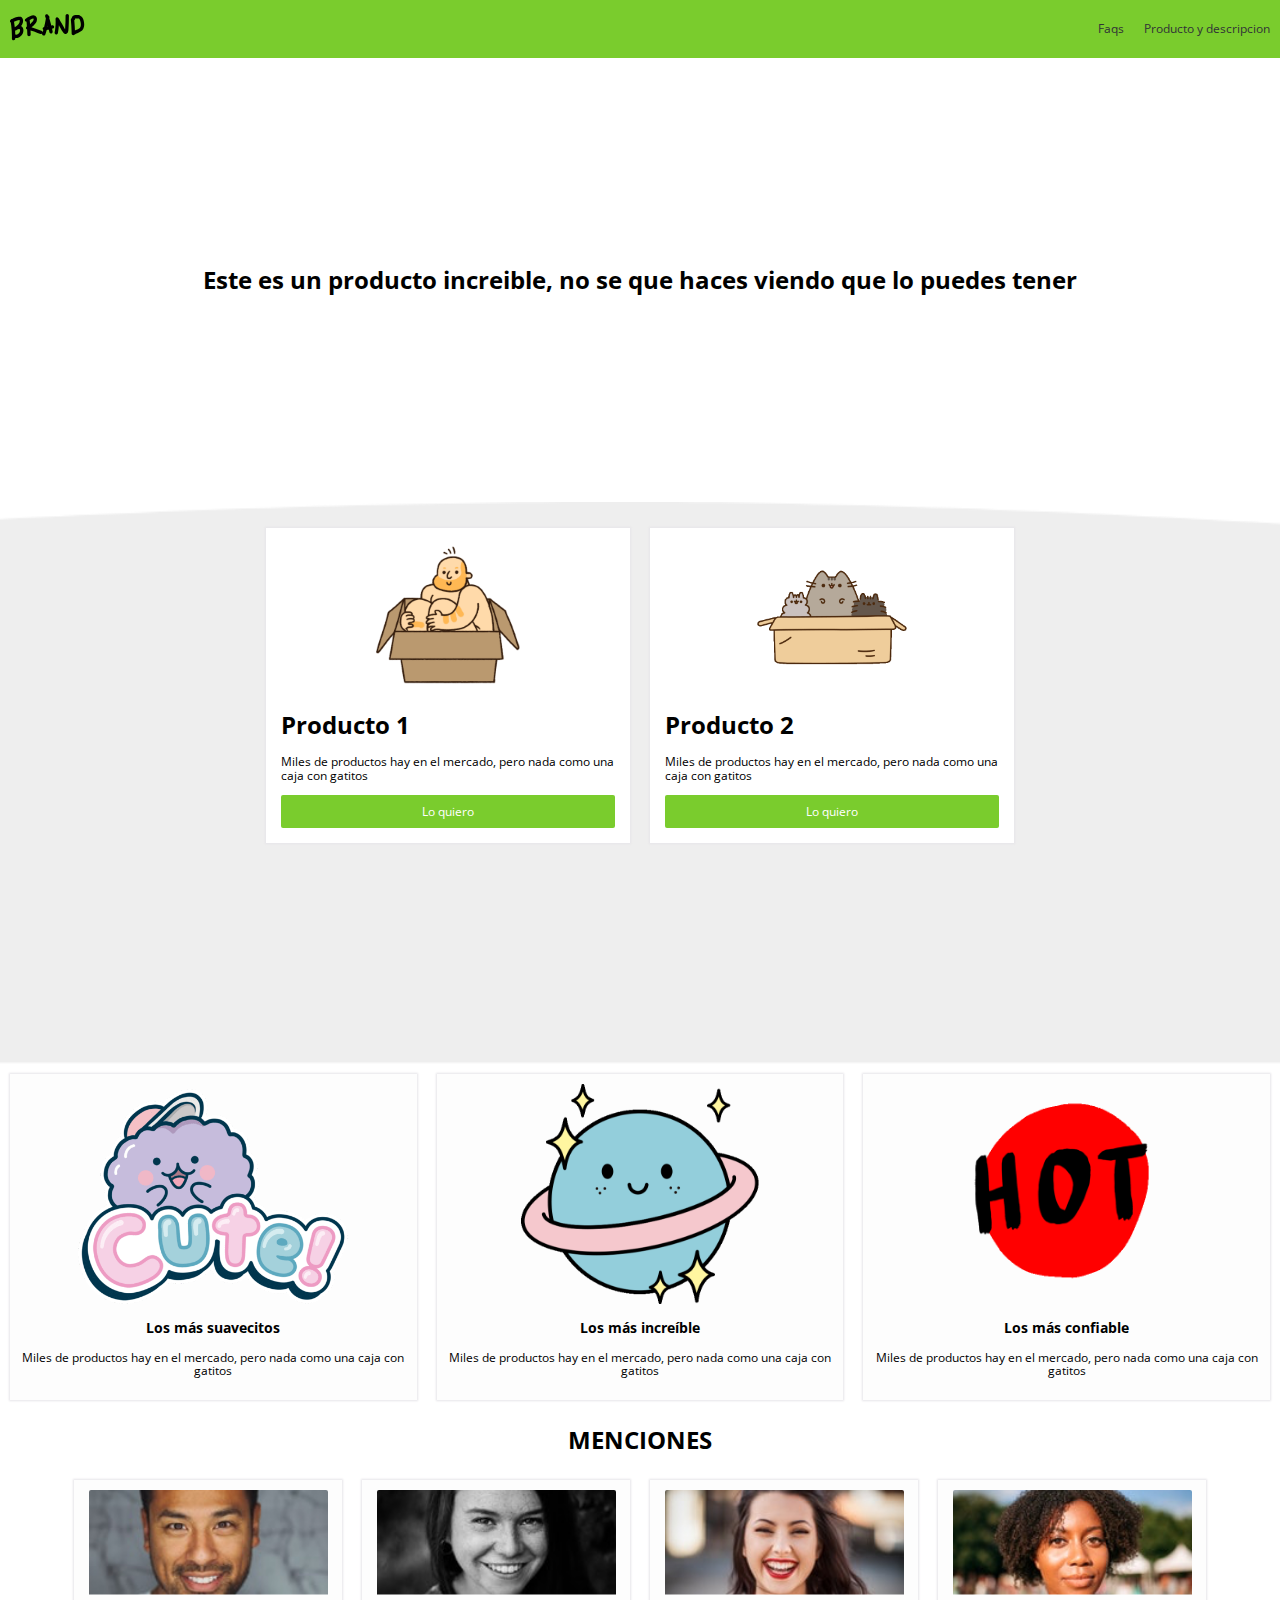
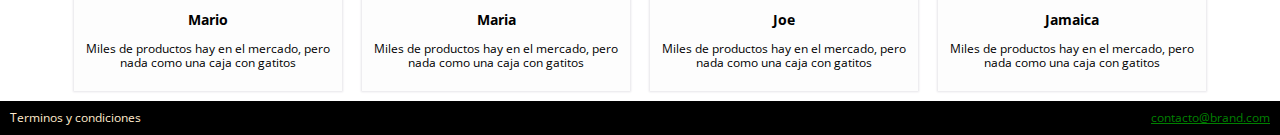
<file: index.html>
<!DOCTYPE html>
<html lang="es">
<head>
    <meta charset="UTF-8">
    <meta name="viewport" content="width=device-width, initial-scale=1.0">
    <meta http-equiv="X-UA-Compatible" content="ie=edge">
    <link rel="stylesheet" href="css/animation.css">
    <link rel="stylesheet" href="css/normalize.css">
    <link rel="stylesheet" href="css/estilos.css">
    <link rel="stylesheet" href="css/mobile.css">
    <title>Brand</title>
</head>
<body>

    <!-- aqui empieza el NavBar -->
    <nav class="fadeInDown">
        <div class="brand_image">
            <img src="images/logo.png" alt="">
        </div>
        <div class="nav-options">
            <ul>
                <li><a href="#">Faqs</a></li>
                <li><a href="#">Producto y descripcion</a></li>
                
            </ul>
        </div>
    </nav>
    <!-- aqui termina el NavBar -->
    
    <h1 class="main_section fadeIn">
        Este es un producto increible, no se que haces viendo que lo puedes tener
    </h1>
    
    <div class="products">
        <div class="product fadeInUp">
            <div class="content">
                <div class="img_content">
                <img src="images/box1.png" alt="">
                </div>
                <h1>Producto 1</h1>
                <p>Miles de productos hay en el mercado, pero nada como una caja con gatitos</p>
                <a href="venta.html">
                    <button class="main_button">
                        Lo quiero
                    </button>
                    </a>
            </div>
        </div>
        
        <div class="product fadeInUp">
            <div class="content">
                <div class="img_content">
                <img src="images/box2.png" alt="">
                </div>
                <h1>Producto 2</h1>
                <p>Miles de productos hay en el mercado, pero nada como una caja con gatitos</p>
                <a href="venta.html">
                <button class="main_button">
                    Lo quiero
                </button>
                </a>
            </div>
        </div>
    </div>
    <section class="hero">
        <div class="hero_content">
            <div class="img_hero">
                <img src="images/b1.png" alt="imagen hero 1">
            </div>
            <h3>Los más suavecitos</h3>
            <p>Miles de productos hay en el mercado, pero nada como una caja con gatitos</p>
        </div>
        <div class="hero_content">
            <div class="img_hero">
                <img src="images/b2.png" alt="imagen hero 2">
            </div>
            <h3>Los más increíble</h3>
            <p>Miles de productos hay en el mercado, pero nada como una caja con gatitos</p>
        </div>
        <div class="hero_content">
            <div class="img_hero">
                <img src="images/b3.png" alt="imagen hero 3">
            </div>
            <h3>Los más confiable</h3>
            <p>Miles de productos hay en el mercado, pero nada como una caja con gatitos</p>
        </div>
    </section>
    <section>
    <div class="mentions_title">
        <h1>MENCIONES</h1>
    </div>
    </section>
    <section class="mentions">
            <div class="mentions_content">
                <div class="img_mentions">
                    <img src="images/p1.png" alt="image mention 1">
                </div>
                <h3>Mario</h3>
                <p>Miles de productos hay en el mercado, pero nada como una caja con gatitos</p>
            </div>
            <div class="mentions_content">
                <div class="img_mentions">
                    <img src="images/p2.png" alt="image mention 2">
                </div>
                <h3>Maria</h3>
                <p>Miles de productos hay en el mercado, pero nada como una caja con gatitos</p>
            </div>
            <div class="mentions_content">
                <div class="img_mentions">
                    <img src="images/p3.png" alt="image mention 3">
                </div>
                <h3>Joe</h3>
                <p>Miles de productos hay en el mercado, pero nada como una caja con gatitos</p>
            </div>
            <div class="mentions_content">
                <div class="img_mentions">
                    <img src="images/p4.png" alt="image mention 4">
                </div>
                <h3>Jamaica</h3>
                <p>Miles de productos hay en el mercado, pero nada como una caja con gatitos</p>
            </div>
    </section>
    <footer>
        <div class="option">Terminos y condiciones</div>
        <div class="option contact"><a href="mailto:contacto@brand.com">contacto@brand.com</a></div>
    </footer>

<script src="scripts/script.js"></script>    
</body>
</html>
</file>
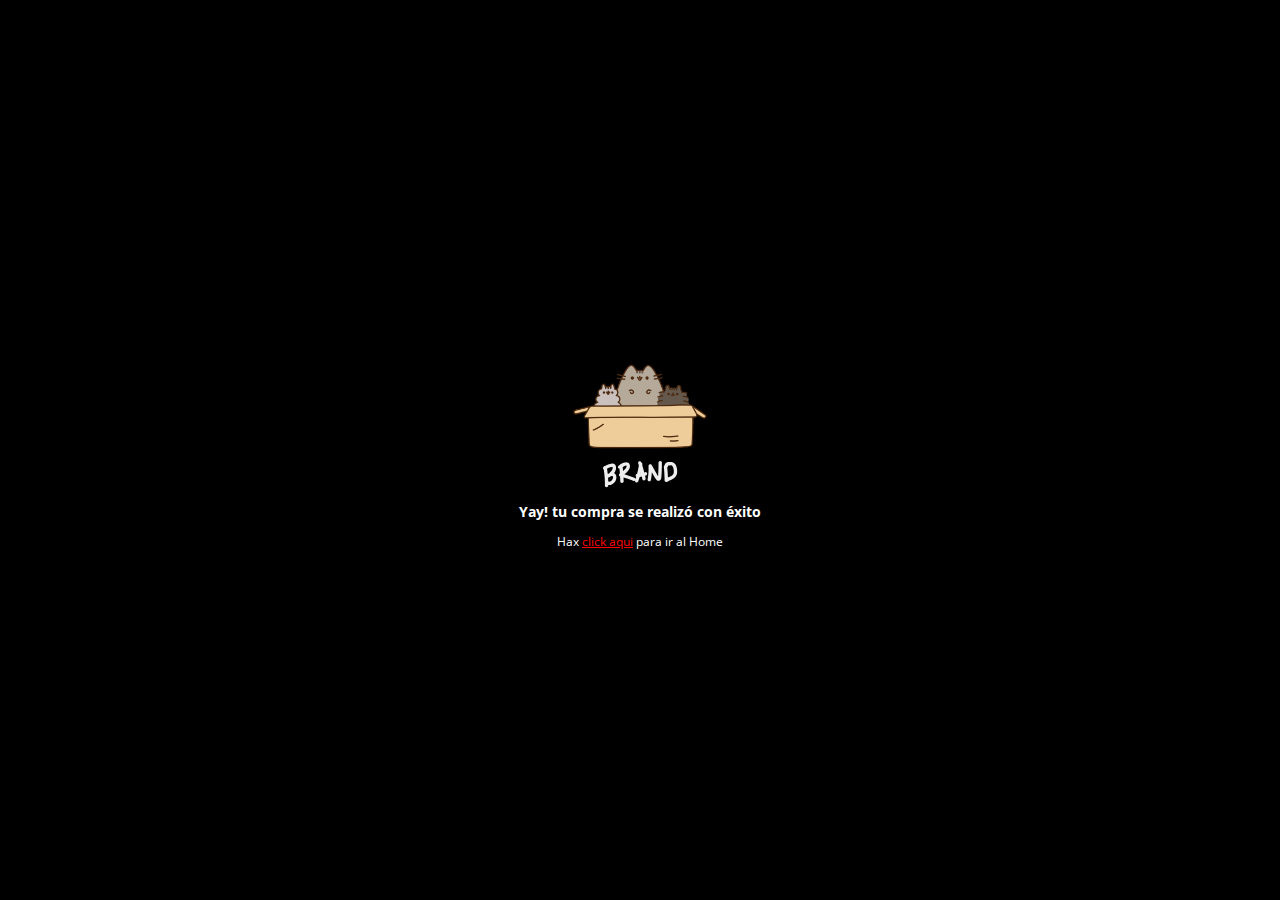
<file: exito.html>
<!DOCTYPE html>
<html lang="es">
<head>
    <meta charset="UTF-8">
    <meta name="viewport" content="width=device-width, initial-scale=1.0">
    <link rel="stylesheet" href="css/normalize.css">
    <link rel="stylesheet" href="css/estilos.css">
    <link rel="stylesheet" href="css/animation.css">
    <link rel="stylesheet" href="css/paypal.css">
    <title>Exito</title>
</head>
<body>
    <div class="content_paypal">
        <img src="images/box_brand.png" alt="">
        <h3>Yay! tu compra se realizó con éxito</h3>
        <p>Hax <a href="index.html">click aqui</a> para ir al Home</p>
    </div>
</body>
</html>
</file>
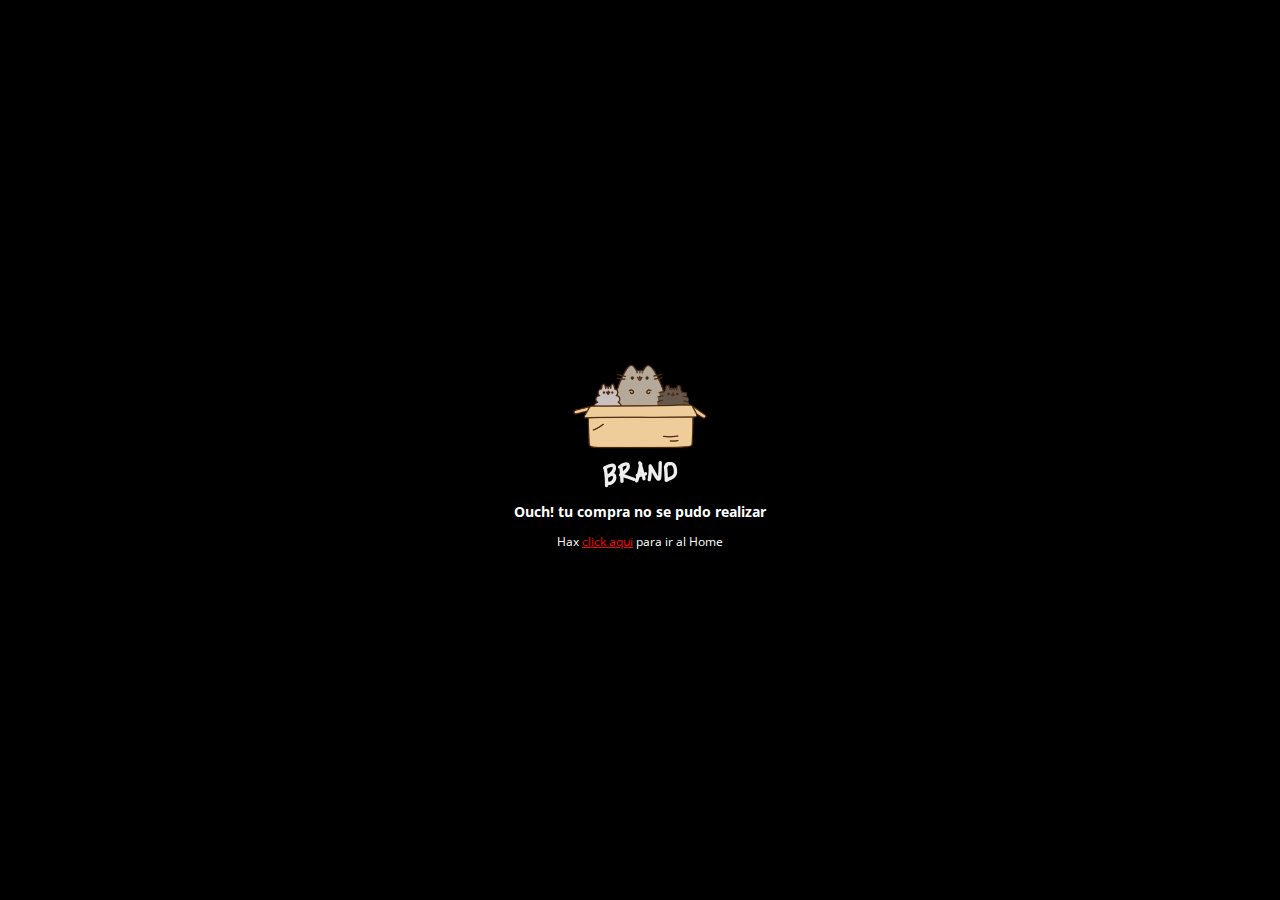
<file: falla.html>
<!DOCTYPE html>
<html lang="es">
<head>
    <meta charset="UTF-8">
    <meta name="viewport" content="width=device-width, initial-scale=1.0">
    <link rel="stylesheet" href="css/normalize.css">
    <link rel="stylesheet" href="css/estilos.css">
    <link rel="stylesheet" href="css/animation.css">
    <link rel="stylesheet" href="css/paypal.css">
    <title>Exito</title>
</head>
<body>
    <div class="content_paypal">
        <img src="images/box_brand.png" alt="">
        <h3>Ouch! tu compra no se pudo realizar</h3>
        <p>Hax <a href="index.html">click aqui</a> para ir al Home</p>
    </div>
</body>
</html>
</file>
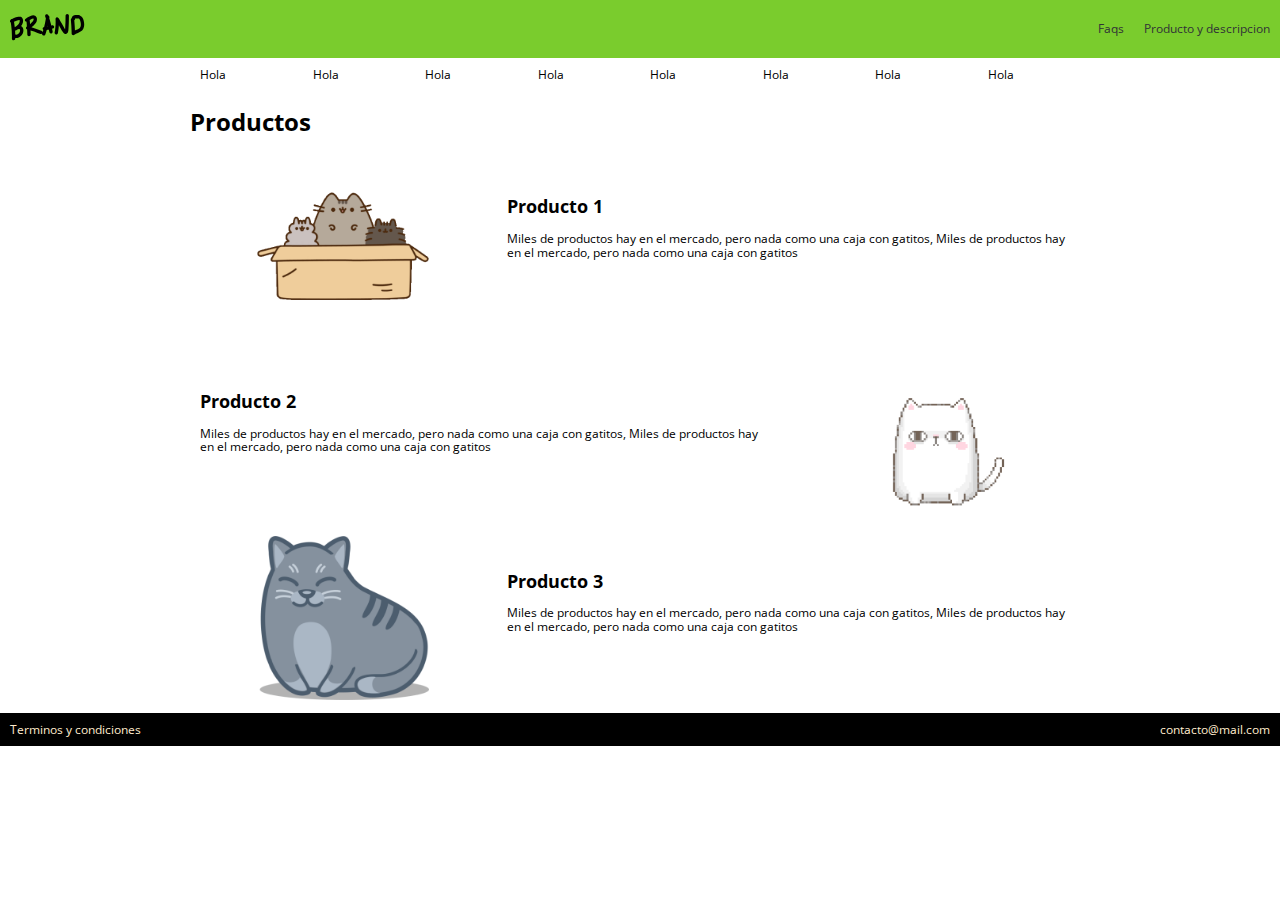
<file: producto.html>
<!DOCTYPE html>
<html lang="es">
<head>
    <meta charset="UTF-8">
    <meta name="viewport" content="width=device-width, initial-scale=1.0">
    <meta http-equiv="X-UA-Compatible" content="ie=edge">
    <link rel="stylesheet" href="css/grid.css">
    <link rel="stylesheet" href="css/animation.css">
    <link rel="stylesheet" href="css/normalize.css">
    <link rel="stylesheet" href="css/estilos.css">
    <link rel="stylesheet" href="css/mobile.css">
    <title>Brand</title>
</head>
<body>

    <!-- aqui empieza el NavBar -->
    <nav class="fadeInDown">
        <div class="brand_image">
            <img src="images/logo.png" alt="">
        </div>
        <div class="nav-options">
            <ul>
                <li><a href="#">Faqs</a></li>
                <li><a href="#">Producto y descripcion</a></li>
                
            </ul>
        </div>
    </nav>
    <!-- aqui termina el NavBar -->
    <div class="container">
        <div class="row">
            <div class="col-2">Hola</div>
            <div class="col-2">Hola</div>
            <div class="col-2">Hola</div>
            <div class="col-2">Hola</div>
            <div class="col-2">Hola</div>
            <div class="col-2">Hola</div>
            <div class="col-2">Hola</div>
            <div class="col-2">Hola</div>
        </div>
        <h1>Productos</h1>
        <div class="row">
            <div class="col-4">
                <img class="ben" src="images/ben1.png" alt="">
            </div>
            <div class="col-8"><h2>Producto 1</h2>
                <p>Miles de productos hay en el mercado, pero nada como una caja con gatitos, Miles de productos hay en el mercado, pero nada como una caja con gatitos</p>
            </div>
        </div>
        <div class="row">
            <div class="col-8"><h2>Producto 2</h2>
                <p>Miles de productos hay en el mercado, pero nada como una caja con gatitos, Miles de productos hay en el mercado, pero nada como una caja con gatitos</p>
            </div>
            <div class="col-4">
                <img class="ben" src="images/ben2.png" alt="">
            </div>
        </div>
        <div class="row">
            <div class="col-4">
                <img class="ben" src="images/ben3.png" alt="">
            </div>
            <div class="col-8"><h2>Producto 3</h2>
                <p>Miles de productos hay en el mercado, pero nada como una caja con gatitos, Miles de productos hay en el mercado, pero nada como una caja con gatitos</p>
            </div>
        </div>
    </div>
    <footer>
        <div class="option">Terminos y condiciones</div>
        <div class="option">contacto@mail.com</div>
    </footer>

<script src="scripts/script.js"></script>    
</body>
</html>
</file>
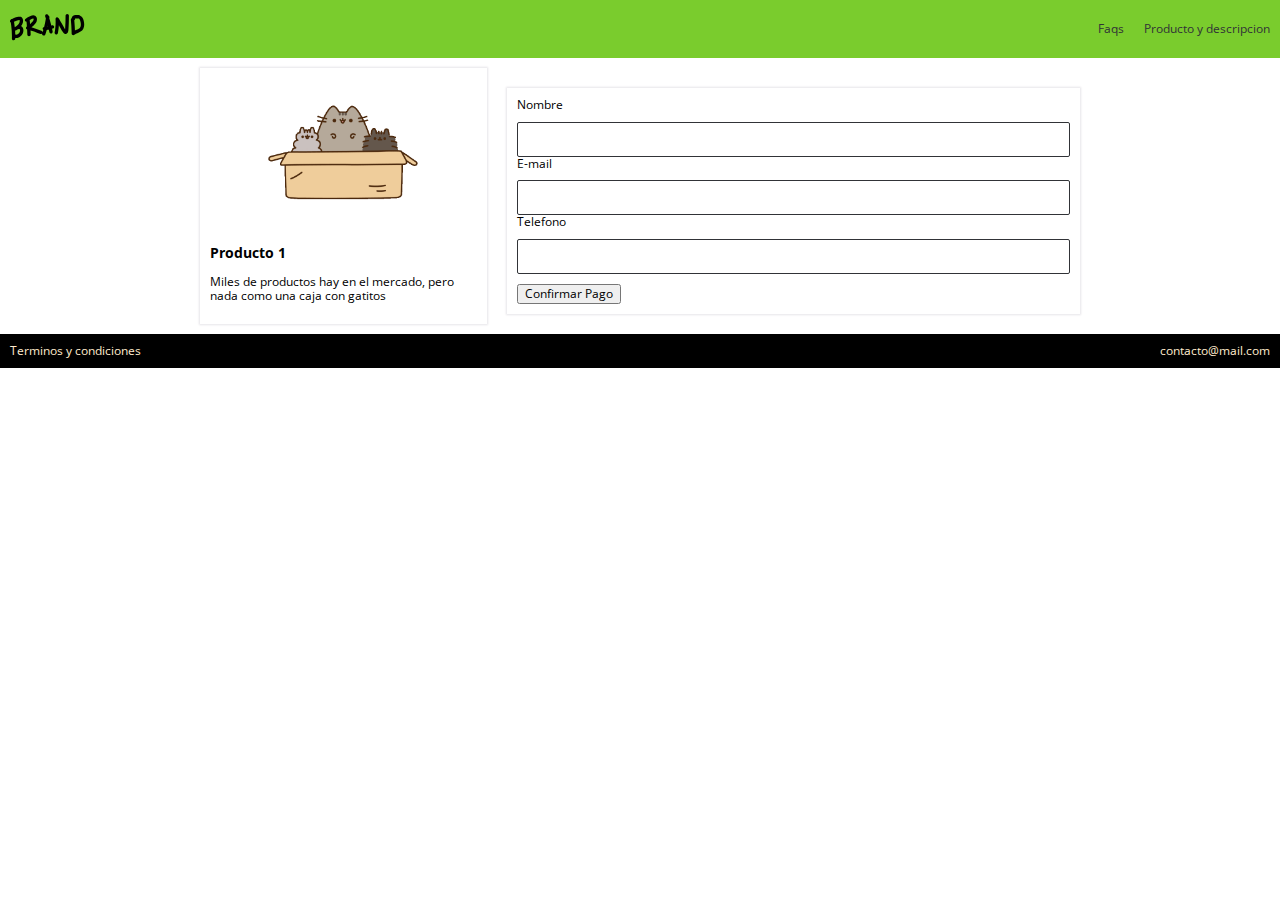
<file: venta.html>
<!DOCTYPE html>
<html lang="es">
<head>
    <meta charset="UTF-8">
    <meta name="viewport" content="width=device-width, initial-scale=1.0">
    <meta http-equiv="X-UA-Compatible" content="ie=edge">
    <link rel="stylesheet" href="css/grid.css">
    <link rel="stylesheet" href="css/animation.css">
    <link rel="stylesheet" href="css/normalize.css">
    <link rel="stylesheet" href="css/estilos.css">
    <link rel="stylesheet" href="css/mobile.css">
    <title>Brand</title>
</head>
<body>

    <!-- aqui empieza el NavBar -->
    <nav class="fadeInDown">
        <div class="brand_image">
            <img src="images/logo.png" alt="">
        </div>
        <div class="nav-options">
            <ul>
                <li><a href="#">Faqs</a></li>
                <li><a href="#">Producto y descripcion</a></li>
                
            </ul>
        </div>
    </nav>
    <!-- aqui termina el NavBar -->
   
    <div class="container">
        <div class="row">
            <div class="col-4">
                <div class="modulo_pago">
                    <div class="modulo_pago_images">
                        <img src="images/box2.png" alt="">
                    </div>
                    <h3>Producto 1</h3>
                    <p>Miles de productos hay en el mercado, pero nada como una caja con gatitos</p>
                </div>
            </div>
            <div class="col-8">
                <div class="modulo_pago">
                    <form action="https://www.paypal.com/cgi-bin/webscr?cmd=_s-xclick&hosted_button_id=C2QRQFE2ZEHPQ" method="POST">
                        <label for="name">Nombre</label>
                        <br>
                        <input type="text" placeholder="" name="name" class="data">
                        <br>
                        <label for="email">E-mail</label>
                        <br>
                        <input type="text" placeholder="" name="email" class="data">
                        <br>
                        <label for="phone">Telefono</label>
                        <br>
                        <input type="text" placeholder="" name="phone" class="data">
                        <br>
                        <input type="submit" class="main_btn" name="submit" value="Confirmar Pago">
                    </form>
                </div>
            </div>
        </div>
    </div>



    <footer>
        <div class="option">Terminos y condiciones</div>
        <div class="option">contacto@mail.com</div>
    </footer>

<script src="scripts/script.js"></script>    
</body>
</html>
</file>
<file: css/animation.css>
.fadeIn{
    -webkit-animation-duration: 4s;
    animation-duration: 4s;
    -webkit-animation-fill-mode: both;
    animation-fill-mode: both;
    -webkit-animation-name: fadeIn;
    animation-name: fadeIn;
}

@keyframes fadeIn {
    from{
        opacity: 0;
    }
    to{
        opacity: 1;
    }
}

.fadeInDown{
    -webkit-animation-duration: 1s;
    animation-duration: 1s;
    -webkit-animation-fill-mode: both;
    animation-fill-mode: both;
    -webkit-animation-name: fadeInDown;
    animation-name: fadeInDown;
}

@keyframes fadeInDown {
    from{
        opacity: 0;
        -webkit-transform: translate3d(0, -100%, 0);
        transform: translate3d(0, -100%, 0);
    }
    to{
        opacity: 1;
        -webkit-transform: translate3d(0, 0, 0);
        transform: translate3d(0,0,0);
    }
}
.fadeInUp{
    -webkit-animation-duration: 1s;
    animation-duration: 1s;
    -webkit-animation-fill-mode: both;
    animation-fill-mode: both;
    -webkit-animation-name: fadeInUp;
    animation-name: fadeInUp;
}

@keyframes fadeInUp {
    from{
        opacity: 0;
        -webkit-transform: translate3d(0, 100%, 0);
        transform: translate3d(0, 100%, 0);
    }
    to{
        opacity: 1;
        -webkit-transform: translate3d(0, 0, 0);
        transform: translate3d(0,0,0);
    }
}
</file>
<file: css/estilos.css>
@import url('https://fonts.googleapis.com/css?family=Open+Sans:400,700');
/* variables */
:root{
--green-color:#7acc2d;
--white-color:white;
--black-color:#313337;

/* Tipografia */
--normal:12px;
/* Espaciado */
--space:10px;
/* Box shadow */
--box:0px 0 2px 1px #e6e5e9;
}

/* variables */
html, body{
    padding: 0px;
    margin: 0px;
    font-size: 12px;
    font-family: 'Open Sans', sans-serif;
}

nav{
    display: flex;
    background-color: var(--green-color);
    padding: 10px;
    color:var(--white-color);
    justify-content: space-between;
    align-items: center;
}

nav ul{
    display: flex;
}

nav li{
    padding-left: 20px;
    list-style: none;   
}

nav li a{
    color:var(--black-color);
    text-decoration: none;
}

nav li a:hover{
    color: rgb(255, 255, 255);

}
p, label{
    font-size: var(--normal);
}
label{
    padding-bottom: var(--space);
}


/* main section */

.main_section{
    padding: 15%;
    text-align: center;
}

.products{
    background-image: url("../images/curve.png");
    height: 50px;
    background-size: cover;
    background-position: center top;
    padding: 20%;
    display: flex;
}

.product{
    padding: 10px;
    margin-top: -240px;
    justify-content: center;
}

.product .content{
    background-color:var(--white-color);
    padding: 15px;
    box-shadow: var(--box);
}

.img_content{
    text-align: center;
}

.main_button{
    background-color:var(--green-color);
    width: 100%;
    padding: var(--space);
    font-size: var(--normal);
    color:var(--white-color);
    border: 0;
    cursor: pointer;
    border-radius: 2px;
}

.main_button:hover{
background-color: #5e9e22;
}

.hero{
    display: flex;
    text-align: center;

    }
.hero_content{
    background-color: rgba(245, 245, 245, 0.199);
    padding: 10px;
    box-shadow: 0px 0 2px 1px #e6e5e9;
    margin: 10px;
}
.img_hero{
    max-width: 100%;
}
.mentions_title{
    text-align: center;
}
.mentions{
    display: flex;
    text-align: center;
    margin-left: 5%;
    margin-right: 5%;
}
.mentions_content{
    background-color: rgba(245, 245, 245, 0.199);
    padding: 10px;
    box-shadow: 0px 0 2px 1px #e6e5e9;
    margin: 10px;
    
}
.img_mentions{
    max-width: 100%;
}

/* venta */

.modulo_pago{
    background-color: var(--white-color);
    box-shadow: var(--box);
    padding: var(--space);
}
.modulo_pago_images{
    max-width: 150px;
    text-align: center;
    max-width: 100%;
    margin: auto;
}

.data{
    margin-top: var(--space);
    width: 100%;
    height: 35px;
    border-radius: 2px;
    border: 1px solid var(--black-color);
    box-sizing: border-box;
}

.modulo_pago .main_btn{
    margin-top: 10px;
}

/* venta */

footer{
    display: flex;
    background-color: black;
    color: blanchedalmond;
    justify-content: space-between;
    padding: var(--space);
}

.option{
    display: flex;
    justify-content: space-between;
}
.contact a{
    color: green;
}
</file>
<file: css/mobile.css>
@media (max-width: 600px){
    .products{
        display: inherit;
        height: auto; 
    }
    .product{
        margin-top: auto;
    }
    .main_section{
        padding: 4%;
    }
    .hero, .mentions{
        display: inherit;
    }

}
</file>
<file: css/paypal.css>
body{
    background-color: black;
    text-align: center;
    color: white;
    display: flex;
    justify-content: center;
    align-items: center;
    height: 100vh;
}

.content_paypal a{
    color: red;
}
</file>
<file: css/grid.css>
.container{
    max-width: 900px;
    margin: auto;
}

.row{
    display: flex;
}

.col-1{
    width: 8.3333333333%;
}
.col-2{
    width: 16.666666666%;
}
.col-3{
    width: 24.9999999999%;
}
.col-4{
    width: 33.3333333332%;
}
.col-5{
    width: 41.6666666665%;
}
.col-6{
    width: 49.9999999998%;
}
.col-7{
    width: 58.3333333331%;
}
.col-8{
    width: 66.6666666664%;
}
.col-9{
    width: 74.9999999997%;
}
.col-10{
    width: 83.3333333333%;
}
.col-11{
    width: 91.6666666663%;
}
.col-12{
    width: 100%;
}

.col-1,.col-2,.col-3,.col-4,.col-5,.col-6,.col-7,.col-8,.col-9,.col-10,.col-11,.col-12{
    padding: 10px;

}

.ben{
   width: 60%;
   text-align: center;
   padding-left: 20%;
}
.col-8{
    text-align: left;
    padding-top: 30px;
}
.footer{
    display: flex;
    justify-content: space-between;
    text-align: center;
}
</file>
